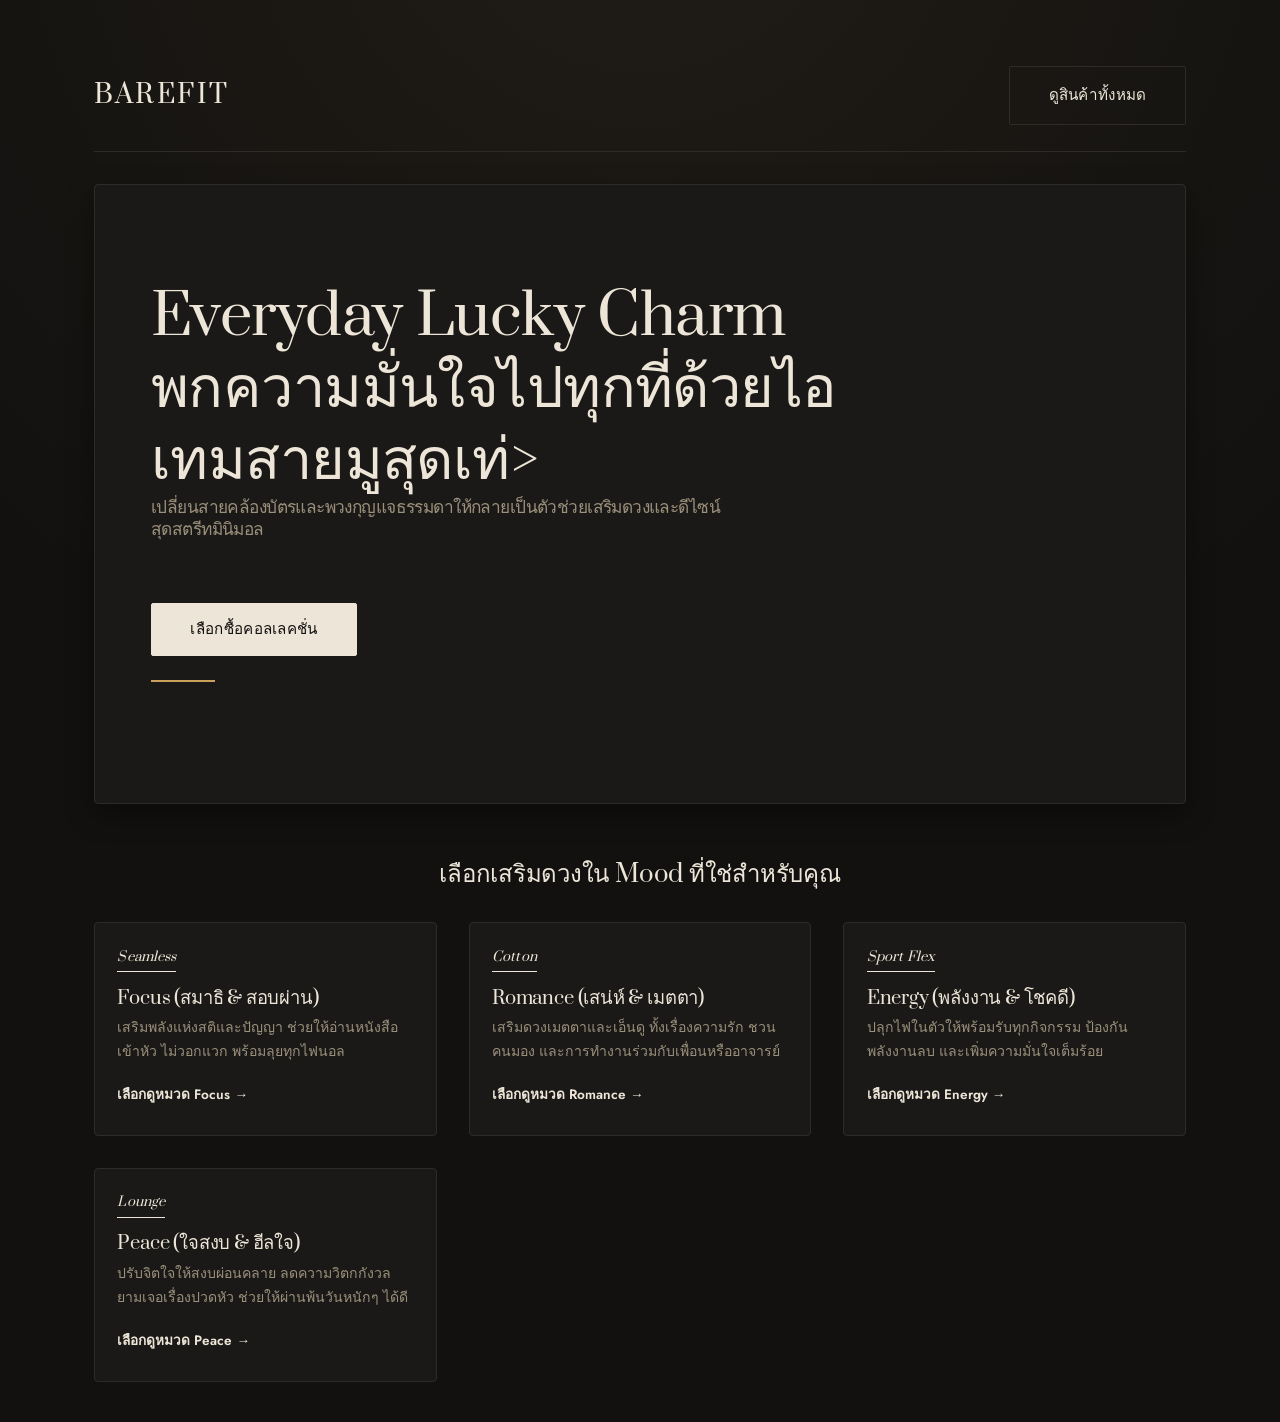
<file: index.html>
<!DOCTYPE html>
<html lang="th">
<head>
  <meta charset="UTF-8">
  <meta name="viewport" content="width=device-width, initial-scale=1.0">
  <title>LUCKY CHARM | เครื่องรางพกพาสไตล์สตรีทมินิมอล สำหรับเด็กมหา'ลัย</title>
  <link rel="stylesheet" href="style.css">
</head>
<body>
  <div class="container">
    <header class="nav-header">
      <div class="brand-logo">BareFit</div>
      <a href="product.html" class="btn btn-secondary">ดูสินค้าทั้งหมด</a>
    </header>

    <section class="hero">
      <h1>Everyday Lucky Charm<br>พกความมั่นใจไปทุกที่ด้วยไอเทมสายมูสุดเท่>
      <p>เปลี่ยนสายคล้องบัตรและพวงกุญแจธรรมดาให้กลายเป็นตัวช่วยเสริมดวงและดีไซน์สุดสตรีทมินิมอล</p>
      <a href="product.html" class="btn">เลือกซื้อคอลเลคชั่น</a>
    </section>

    <h2 style="text-align: center; margin-bottom: 2rem;">เลือกเสริมดวงใน Mood ที่ใช่สำหรับคุณ</h2>
    <div class="mood-grid">
      <a href="product.html?mood=seamless" class="card">
        <span class="card-tag tag-seamless">Seamless</span>
        <h3>Focus (สมาธิ & สอบผ่าน)</h3>
        <p>เสริมพลังแห่งสติและปัญญา ช่วยให้อ่านหนังสือเข้าหัว ไม่วอกแวก พร้อมลุยทุกไฟนอล</p>
        <span style="font-size: 0.85rem; font-weight:600;">เลือกดูหมวด Focus →</span>
      </a>
      <a href="product.html?mood=cotton" class="card">
        <span class="card-tag tag-cotton">Cotton</span>
        <h3>Romance (เสน่ห์ & เมตตา)</h3>
        <p>เสริมดวงเมตตาและเอ็นดู ทั้งเรื่องความรัก ชวนคนมอง และการทำงานร่วมกับเพื่อนหรืออาจารย์</p>
        <span style="font-size: 0.85rem; font-weight:600;">เลือกดูหมวด Romance →</span>
      </a>
      <a href="product.html?mood=sport" class="card">
        <span class="card-tag tag-sport">Sport Flex</span>
        <h3>Energy (พลังงาน & โชคดี)</h3>
        <p>ปลุกไฟในตัวให้พร้อมรับทุกกิจกรรม ป้องกันพลังงานลบ และเพิ่มความมั่นใจเต็มร้อย</p>
        <span style="font-size: 0.85rem; font-weight:600;">เลือกดูหมวด Energy →</span>
      </a>
      <a href="product.html?mood=lounge" class="card">
        <span class="card-tag tag-lounge">Lounge</span>
        <h3>Peace (ใจสงบ & ฮีลใจ)</h3>
        <p>ปรับจิตใจให้สงบผ่อนคลาย ลดความวิตกกังวลยามเจอเรื่องปวดหัว ช่วยให้ผ่านพ้นวันหนักๆ ได้ดี</p>
        <span style="font-size: 0.85rem; font-weight:600;">เลือกดูหมวด Peace →</span>
      </a>
    </div>
  </div>
</body>
</html>
</file>
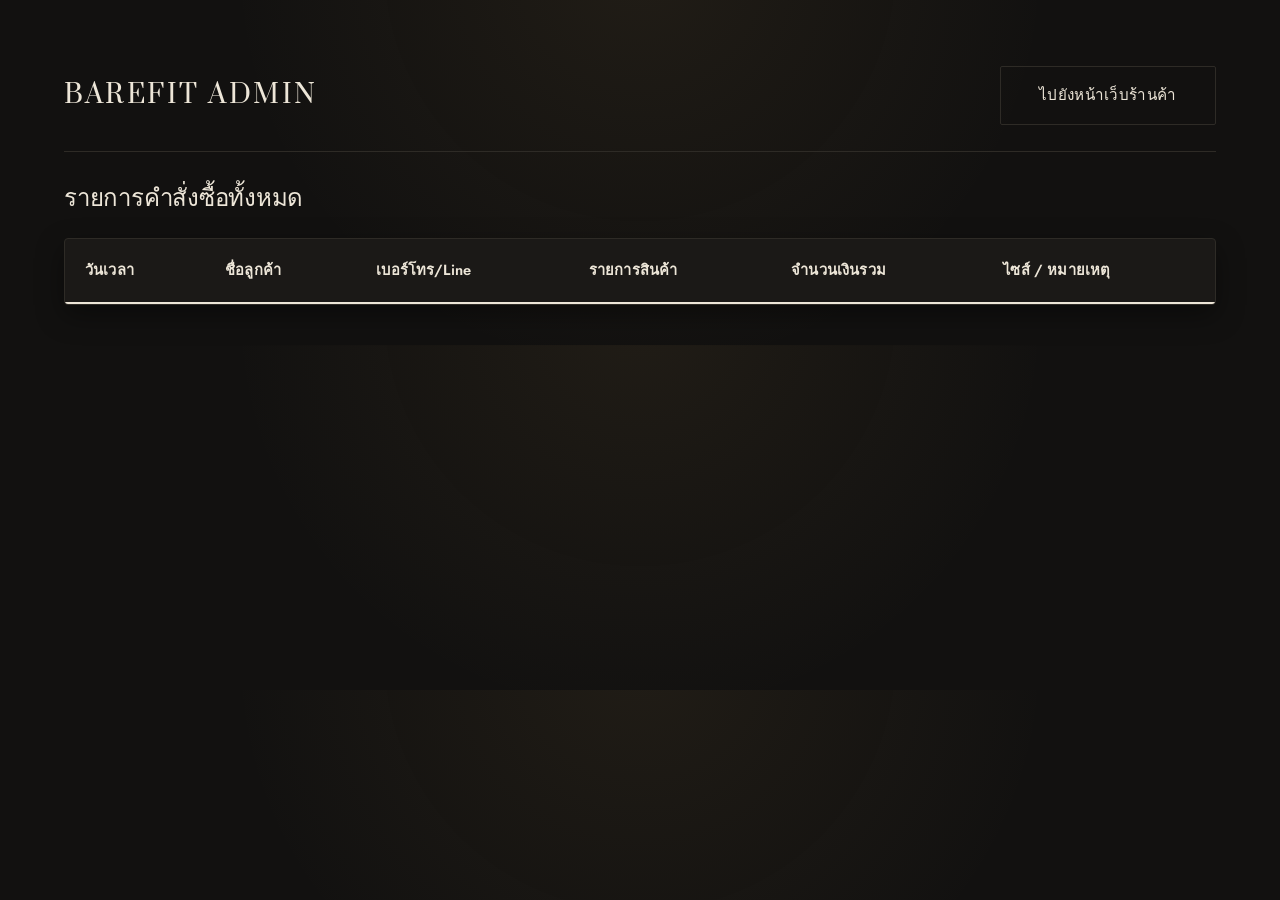
<file: admin.html>
<!DOCTYPE html>
<html lang="th">
<head>
  <meta charset="UTF-8">
  <meta name="viewport" content="width=device-width, initial-scale=1.0">
  <title>Admin Dashboard | BareFit</title>
  <link rel="stylesheet" href="style.css">
</head>
<body>
  <div class="container" style="max-width: 1200px;">
    <header class="nav-header">
      <div class="brand-logo">BareFit Admin</div>
      <a href="index.html" class="btn btn-secondary">ไปยังหน้าเว็บร้านค้า</a>
    </header>

    <h2 style="margin-bottom: 1.5rem;">รายการคำสั่งซื้อทั้งหมด</h2>
    <div class="table-container">
      <table id="ordersTable">
        <thead>
          <tr>
            <th>วันเวลา</th>
            <th>ชื่อลูกค้า</th>
            <th>เบอร์โทร/Line</th>
            <th>รายการสินค้า</th>
            <th>จำนวนเงินรวม</th>
            <th>ไซส์ / หมายเหตุ</th>
          </tr>
        </thead>
        <tbody>
        </tbody>
      </table>
    </div>
  </div>
  <script src="script.js"></script>
</body>
</html>
</file>
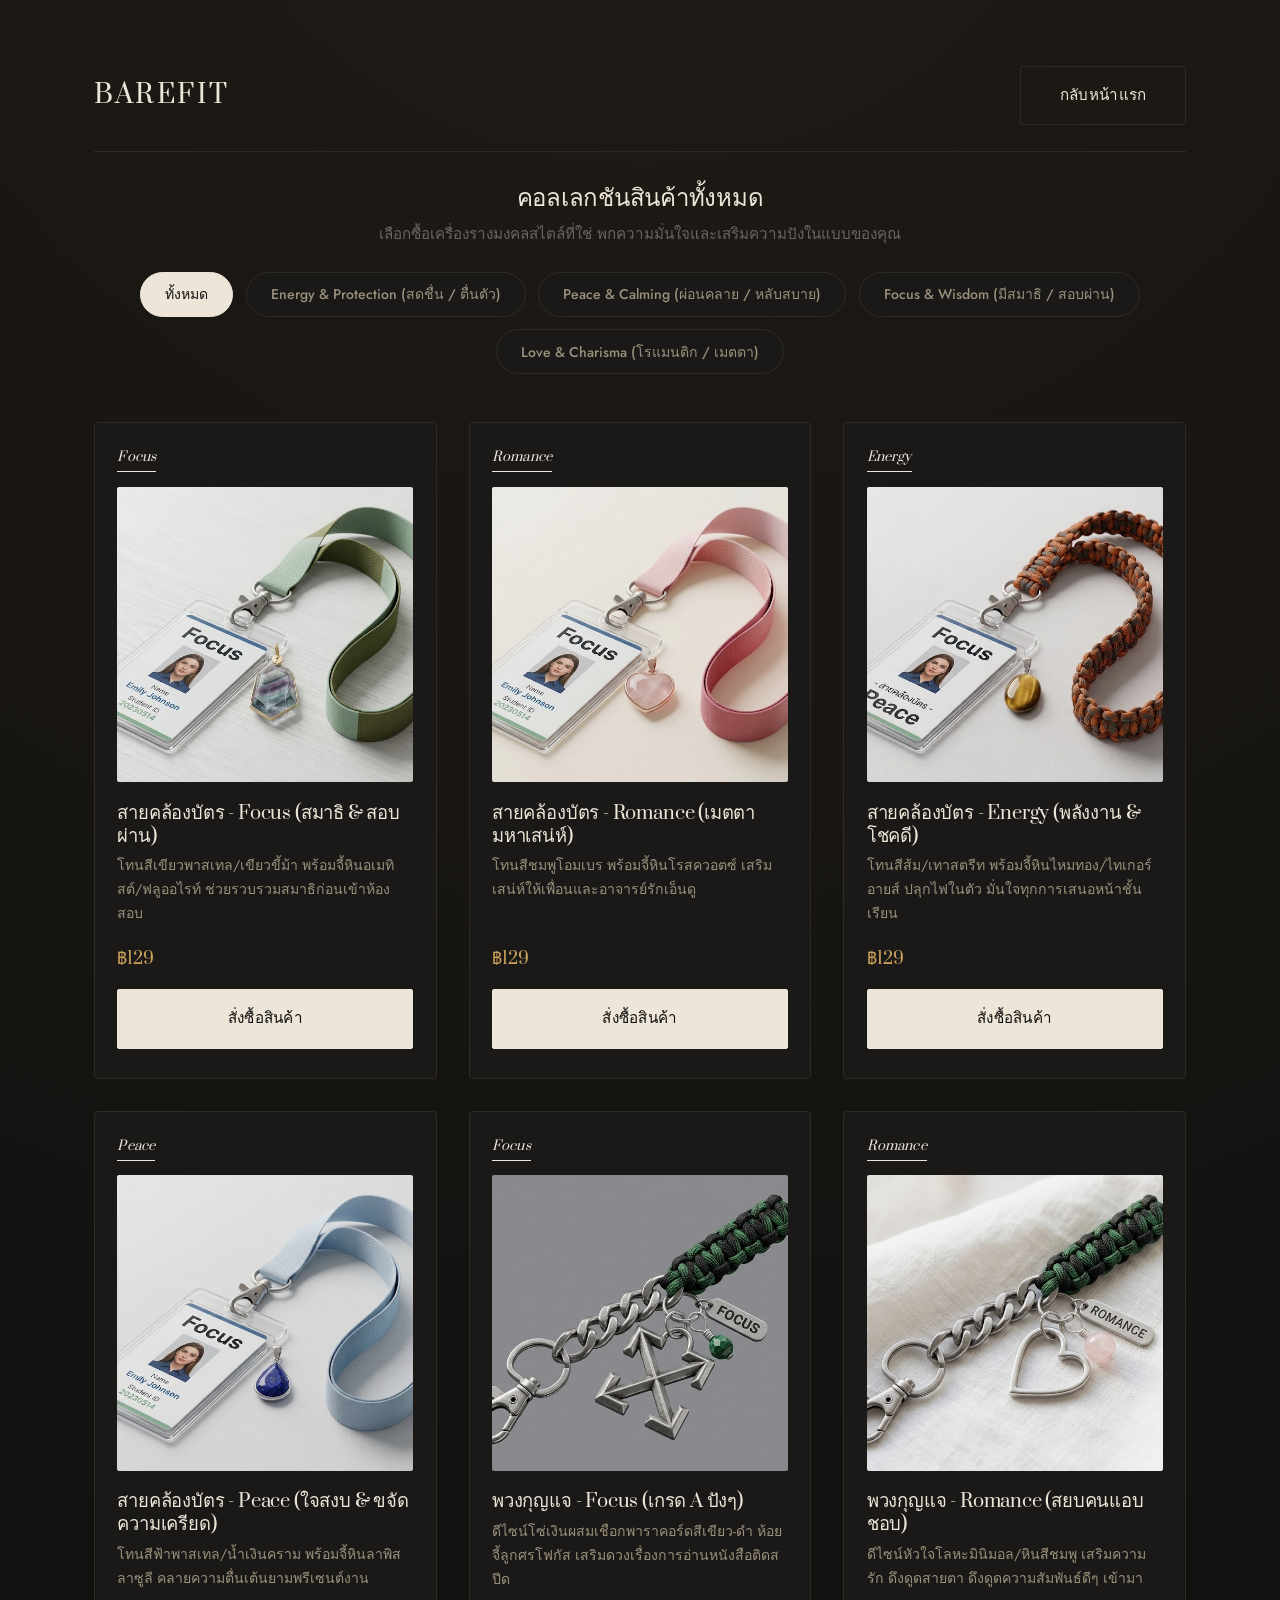
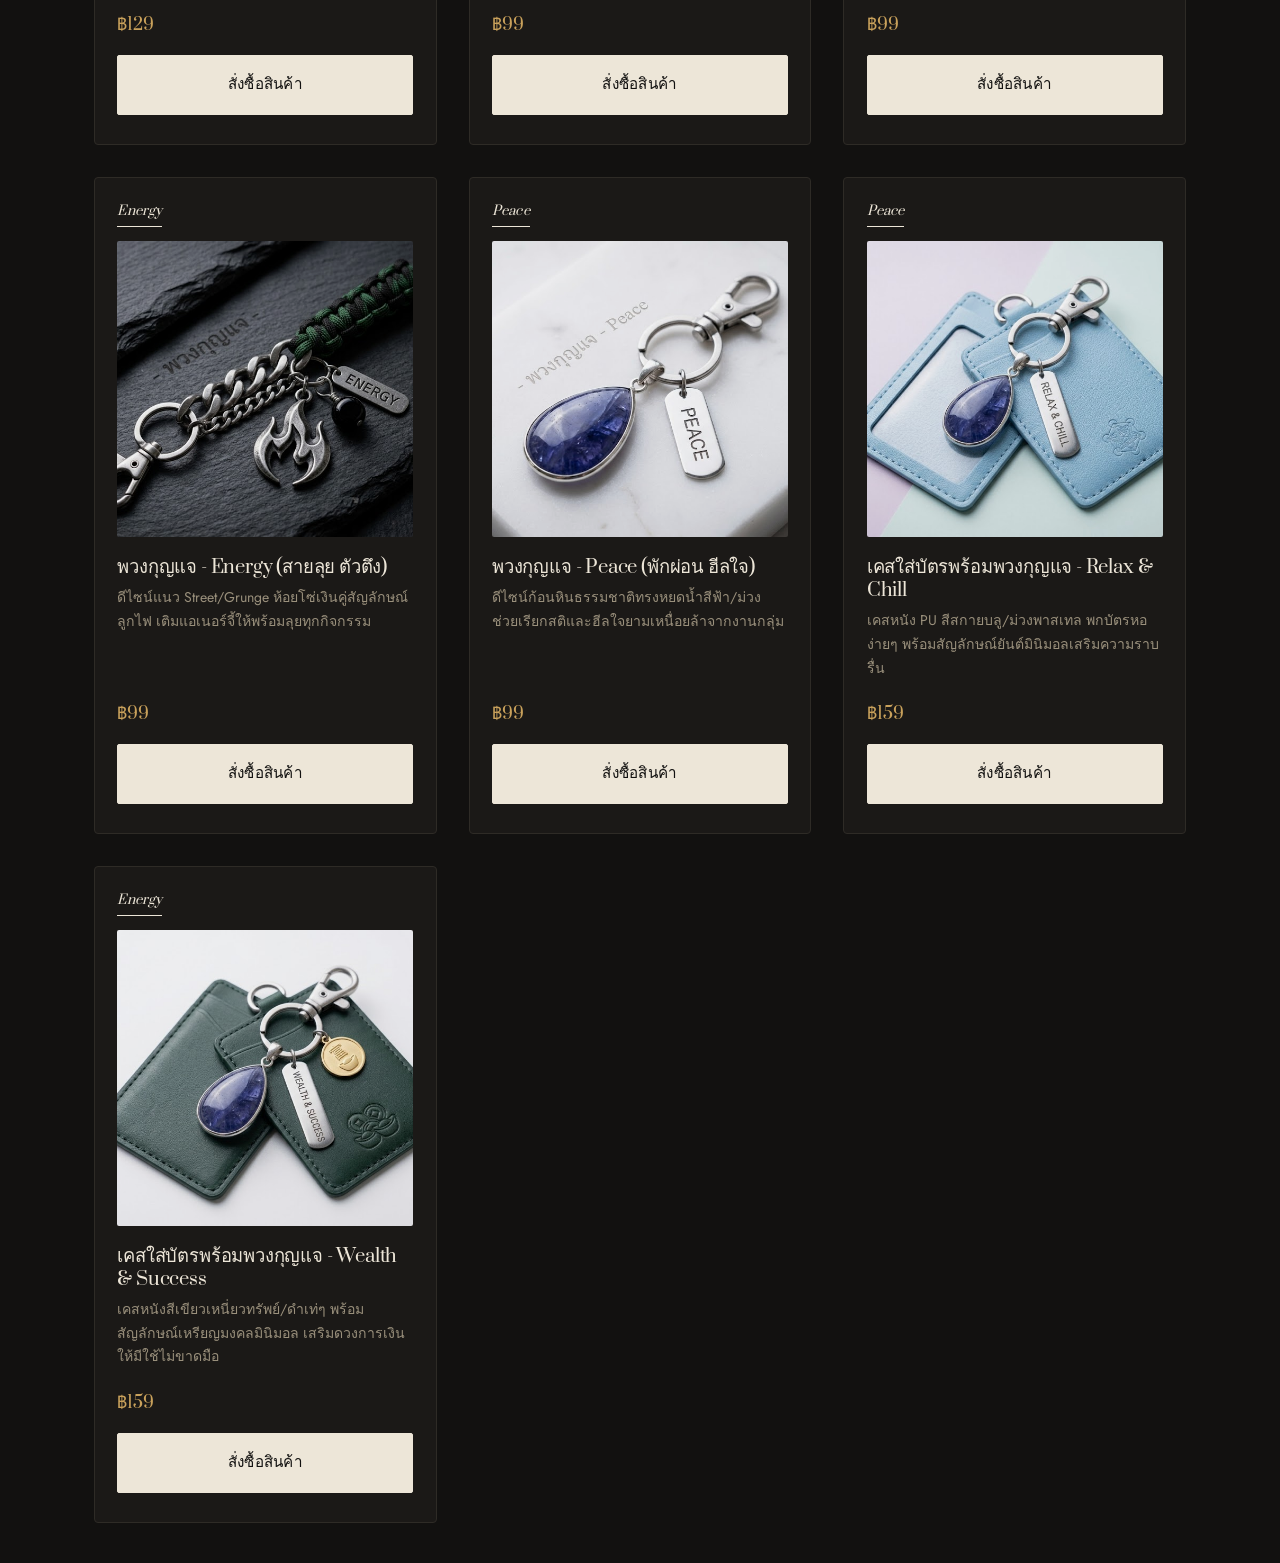
<file: product.html>
<!DOCTYPE html>
<html lang="th">
<head>
  <meta charset="UTF-8">
  <meta name="viewport" content="width=device-width, initial-scale=1.0">
  <title>PROP & PRAY| เลือกซื้อเครื่องรางพกพาสไตล์สตรีทมินิมอล เสริมดวง</title>
  <link rel="stylesheet" href="style.css">
</head>
<body>
  <div class="container">
    <header class="nav-header">
      <a href="index.html" class="brand-logo">BareFit</a>
      <a href="index.html" class="btn btn-secondary">กลับหน้าแรก</a>
    </header>

    <h2 style="text-align: center; margin-bottom: 0.5rem;">คอลเลกชันสินค้าทั้งหมด</h2>
    <p style="text-align: center; color: #666; margin-bottom: 1.5rem; font-size: 0.95rem;">เลือกซื้อเครื่องรางมงคลสไตล์ที่ใช่ พกความมั่นใจและเสริมความปังในแบบของคุณ</p>
    
  <div id="filter-bar">
    <button data-mood="all">ทั้งหมด</button>
    <button data-mood="Energy">Energy & Protection (สดชื่น / ตื่นตัว)</button>
    <button data-mood="Peace">Peace & Calming (ผ่อนคลาย / หลับสบาย)</button>
    <button data-mood="Focus">Focus & Wisdom (มีสมาธิ / สอบผ่าน)</button>
    <button data-mood="Romance">Love & Charisma (โรแมนติก / เมตตา)</button>
  </div>

    <div id="product-list" class="product-grid"></div>
  </div>
  <script src="script.js"></script>
</body>
</html>
</file>
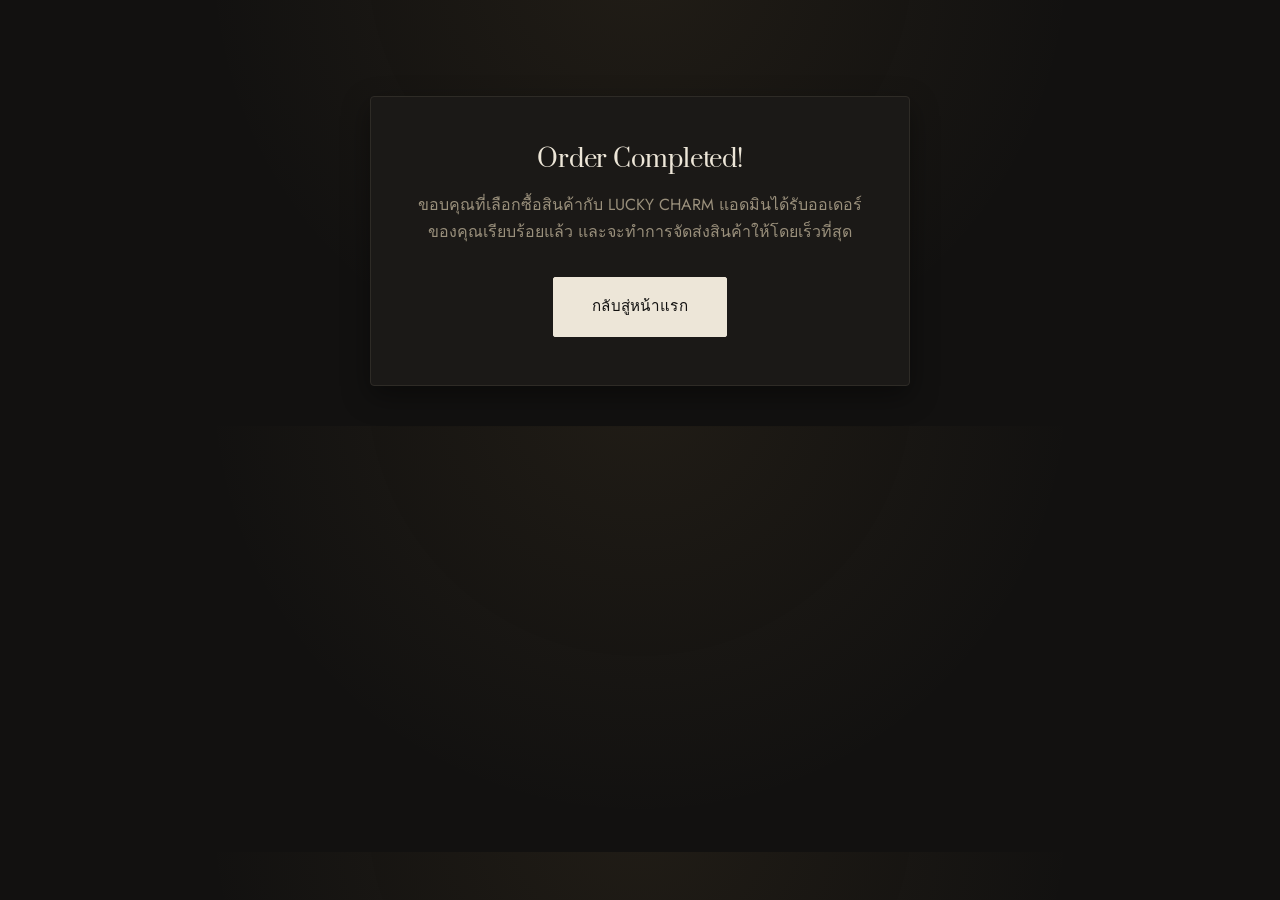
<file: thankyou.html>
<!DOCTYPE html>
<html lang="th">
<head>
  <meta charset="UTF-8">
  <meta name="viewport" content="width=device-width, initial-scale=1.0">
  <title>Thank You | BareFit Underwear</title>
  <link rel="stylesheet" href="style.css">
</head>
<body>
  <div class="container" style="text-align: center; padding-top: 6rem;">
    <div class="form-card">
      <h2 style="margin-bottom: 1rem;">Order Completed!</h2>
      <p style="color: var(--text-muted); margin-bottom: 2rem;">ขอบคุณที่เลือกซื้อสินค้ากับ LUCKY CHARM แอดมินได้รับออเดอร์ของคุณเรียบร้อยแล้ว และจะทำการจัดส่งสินค้าให้โดยเร็วที่สุด</p>
      <a href="index.html" class="btn">กลับสู่หน้าแรก</a>
    </div>
  </div>
</body>
</html>
</file>
<file: style.css>
@import url('https://fonts.googleapis.com/css2?family=Jost:wght@300;400;500;600&family=Prata&display=swap');

:root {
  /* Core palette — LUCKY CHARM Aesthetic Mutelu (Dark Charcoal & Warm Brass) */
  --bg-color: #121110;
  --card-bg: #1B1917;
  --ink: #121110;
  --text-main: #EDE6D8;
  --text-muted: #9A907C;
  --accent-gold: #C9A15B;
  --border-light: #2E2B26;
  --border-dark: #EDE6D8;
  --shadow-soft: 0 10px 28px rgba(0, 0, 0, 0.4);
  --shadow-hover: 0 20px 44px rgba(0, 0, 0, 0.55);

  /* Mutelu Mood Tags — 4 categories for Everyday Student Life */
  --energy-tag: #E07A5F;   /* Energy & Protection - สีส้มสตรีท/เทอร์ราคอตต้า */
  --peace-tag: #7B8CDE;    /* Peace & Calming - สีฟ้า/ม่วงพาสเทล */
  --focus-tag: #81B29A;    /* Focus & Wisdom - สีเขียวเหนี่ยวทรัพย์ */
  --romance-tag: #E8A598;  /* Love & Charisma - สีชมพูโรสโกลด์ */

  --radius-sm: 2px;
  --radius-md: 4px;
  --ease: cubic-bezier(0.16, 1, 0.3, 1);
}

* { box-sizing: border-box; margin: 0; padding: 0; }

body {
  font-family: 'Jost', sans-serif;
  font-weight: 400;
  background-color: var(--bg-color);
  background-image: radial-gradient(circle at 50% -10%, rgba(201, 161, 91, 0.08), transparent 55%);
  color: var(--text-main);
  line-height: 1.7;
  -webkit-font-smoothing: antialiased;
}

h1, h2, h3 {
  font-family: 'Prata', serif;
  font-weight: 400;
  letter-spacing: -0.01em;
  line-height: 1.25;
}

a { text-decoration: none; color: inherit; }

.container { max-width: 1140px; margin: 0 auto; padding: 2.5rem 1.5rem; }

/* ============ Navbar ============ */
.nav-header {
  display: flex;
  justify-content: space-between;
  align-items: center;
  padding: 1.6rem 0;
  border-bottom: 1px solid var(--border-light);
  margin-bottom: 2rem;
}

.brand-logo {
  font-family: 'Prata', serif;
  font-size: 1.6rem;
  letter-spacing: 2.5px;
  text-transform: uppercase;
  color: var(--text-main);
}

.nav-header nav a {
  font-size: 0.92rem;
  color: var(--text-muted);
  margin-left: 2rem;
  padding-bottom: 4px;
  border-bottom: 1px solid transparent;
  transition: color 0.25s var(--ease), border-color 0.25s var(--ease);
}

.nav-header nav a:hover,
.nav-header nav a.active {
  color: var(--text-main);
  border-color: var(--accent-gold);
}

/* ============ Hero Section ============ */
.hero {
  text-align: left;
  padding: 6rem 3.5rem;
  background: var(--card-bg);
  border-radius: var(--radius-md);
  box-shadow: var(--shadow-soft);
  margin-bottom: 3.5rem;
  border: 1px solid var(--border-light);
}

.hero h1 {
  font-size: clamp(2.4rem, 4.5vw, 3.6rem);
  max-width: 18ch;
  margin-bottom: 1.6rem;
  padding-bottom: 1.6rem;
  position: relative;
  color: var(--text-main);
}

.hero h1::after {
  content: '';
  position: absolute;
  bottom: 0;
  left: 0;
  width: 64px;
  height: 2px;
  background: var(--accent-gold);
}

.hero p {
  color: var(--text-muted);
  font-size: 1.08rem;
  max-width: 48ch;
  margin: 0 0 2.5rem;
}

/* ============ Buttons ============ */
.btn {
  display: inline-block;
  padding: 1rem 2.4rem;
  border: 1px solid var(--border-dark);
  background: var(--border-dark);
  color: var(--ink);
  font-family: 'Jost', sans-serif;
  font-size: 0.95rem;
  font-weight: 500;
  letter-spacing: 0.02em;
  border-radius: var(--radius-sm);
  cursor: pointer;
  transition: background 0.35s var(--ease), color 0.35s var(--ease), transform 0.35s var(--ease);
}

.btn:hover {
  background: transparent;
  color: var(--border-dark);
  transform: translateY(-2px);
}

.btn-secondary {
  background: transparent;
  color: var(--text-main);
  border: 1px solid var(--border-light);
}

.btn-secondary:hover {
  border-color: var(--border-dark);
  background: var(--border-dark);
  color: var(--ink);
}

/* ============ Grid & Cards ============ */
.mood-grid, .product-grid {
  display: grid;
  grid-template-columns: repeat(auto-fill, minmax(260px, 1fr));
  gap: 2rem;
}

.card {
  background: var(--card-bg);
  border: 1px solid var(--border-light);
  border-radius: var(--radius-md);
  padding: 1.4rem 1.4rem 1.8rem;
  text-align: left;
  transition: transform 0.35s var(--ease), border-color 0.35s var(--ease), box-shadow 0.35s var(--ease);
  position: relative;
  overflow: hidden;
  display: flex;
  flex-direction: column;
}

.card:hover {
  transform: translateY(-6px);
  border-color: var(--accent-gold);
  box-shadow: var(--shadow-hover);
}

.card img {
  width: 100%;
  aspect-ratio: 1/1;
  object-fit: cover;
  border-radius: var(--radius-sm);
  margin-bottom: 1.2rem;
  background-color: #26221D;
  filter: grayscale(10%) brightness(0.96);
  transition: filter 0.5s var(--ease), transform 0.6s var(--ease);
}

.card:hover img {
  filter: grayscale(0%) brightness(1);
  transform: scale(1.015);
}

.card h3 { font-size: 1.15rem; margin-bottom: 0.4rem; color: var(--text-main); }
.card p { color: var(--text-muted); font-size: 0.88rem; margin-bottom: 1.2rem; flex-grow: 1; }
.card .price { font-size: 1.05rem; font-weight: 500; font-family: 'Prata', serif; color: var(--accent-gold); margin-bottom: 1rem; }

/* ============ Category Tags (Aesthetic Mutelu 4 Moods) ============ */
.card-tag {
  display: inline-block;
  font-family: 'Prata', serif;
  font-style: italic;
  font-size: 0.82rem;
  font-weight: 400;
  letter-spacing: 0.01em;
  padding-bottom: 0.2rem;
  border-bottom: 1px solid currentColor;
  margin-bottom: 0.9rem;
  width: fit-content;
}

.tag-energy { color: var(--energy-tag); }
.tag-peace { color: var(--peace-tag); }
.tag-focus { color: var(--focus-tag); }
.tag-romance { color: var(--romance-tag); }

/* ============ Filter Bar ============ */
#filter-bar {
  display: flex;
  justify-content: center;
  gap: 0.8rem;
  flex-wrap: wrap;
  margin-bottom: 3rem;
}

#filter-bar button {
  padding: 0.65rem 1.5rem;
  border: 1px solid var(--border-light);
  background: var(--card-bg);
  color: var(--text-muted);
  border-radius: 30px;
  font-family: 'Jost', sans-serif;
  font-size: 0.88rem;
  font-weight: 500;
  cursor: pointer;
  transition: all 0.25s var(--ease);
}

#filter-bar button:hover,
#filter-bar button.active {
  border-color: var(--border-dark);
  background: var(--border-dark);
  color: var(--ink);
}

/* ============ Forms ============ */
.form-card {
  background: var(--card-bg);
  padding: 3rem 2.75rem;
  border-radius: var(--radius-md);
  border: 1px solid var(--border-light);
  box-shadow: var(--shadow-soft);
  max-width: 540px;
  margin: 0 auto;
}

.form-group { margin-bottom: 1.75rem; text-align: left; }

.form-group label {
  display: block;
  margin-bottom: 0.5rem;
  font-size: 0.85rem;
  font-weight: 500;
  color: var(--text-muted);
}

.form-group input, .form-group textarea {
  width: 100%;
  padding: 0.75rem 0.15rem;
  border: none;
  border-bottom: 1px solid var(--border-light);
  border-radius: 0;
  font-family: inherit;
  font-size: 0.98rem;
  color: var(--text-main);
  background: transparent;
  transition: border-color 0.25s var(--ease);
}

.form-group input::placeholder, .form-group textarea::placeholder { color: #5C5646; }

.form-group input:focus, .form-group textarea:focus {
  outline: none;
  border-color: var(--accent-gold);
}

/* ============ Table ============ */
.table-container {
  background: var(--card-bg);
  border-radius: var(--radius-md);
  border: 1px solid var(--border-light);
  overflow-x: auto;
  box-shadow: var(--shadow-soft);
}

table { width: 100%; border-collapse: collapse; text-align: left; font-size: 0.92rem; }

th {
  background: transparent;
  padding: 1.2rem 1.25rem;
  font-family: 'Jost', sans-serif;
  font-weight: 600;
  letter-spacing: 0.01em;
  color: var(--text-main);
  border-bottom: 2px solid var(--border-dark);
}

td { padding: 1.2rem 1.25rem; border-bottom: 1px solid var(--border-light); color: var(--text-muted); }
tr:last-child td { border-bottom: none; }

/* ============ Accessibility & motion ============ */
a:focus-visible,
button:focus-visible,
input:focus-visible,
textarea:focus-visible {
  outline: 2px solid var(--accent-gold);
  outline-offset: 2px;
}

@media (prefers-reduced-motion: reduce) {
  * { transition: none !important; animation: none !important; }
}

/* ============ Responsive ============ */
@media (max-width: 640px) {
  .hero { padding: 3.5rem 1.5rem; }
  .hero h1 { max-width: none; }
  .nav-header { flex-direction: column; gap: 1rem; align-items: flex-start; }
  .nav-header nav a { margin-left: 0; margin-right: 1.5rem; }
  .form-card { padding: 2rem 1.5rem; }
}
</file>
